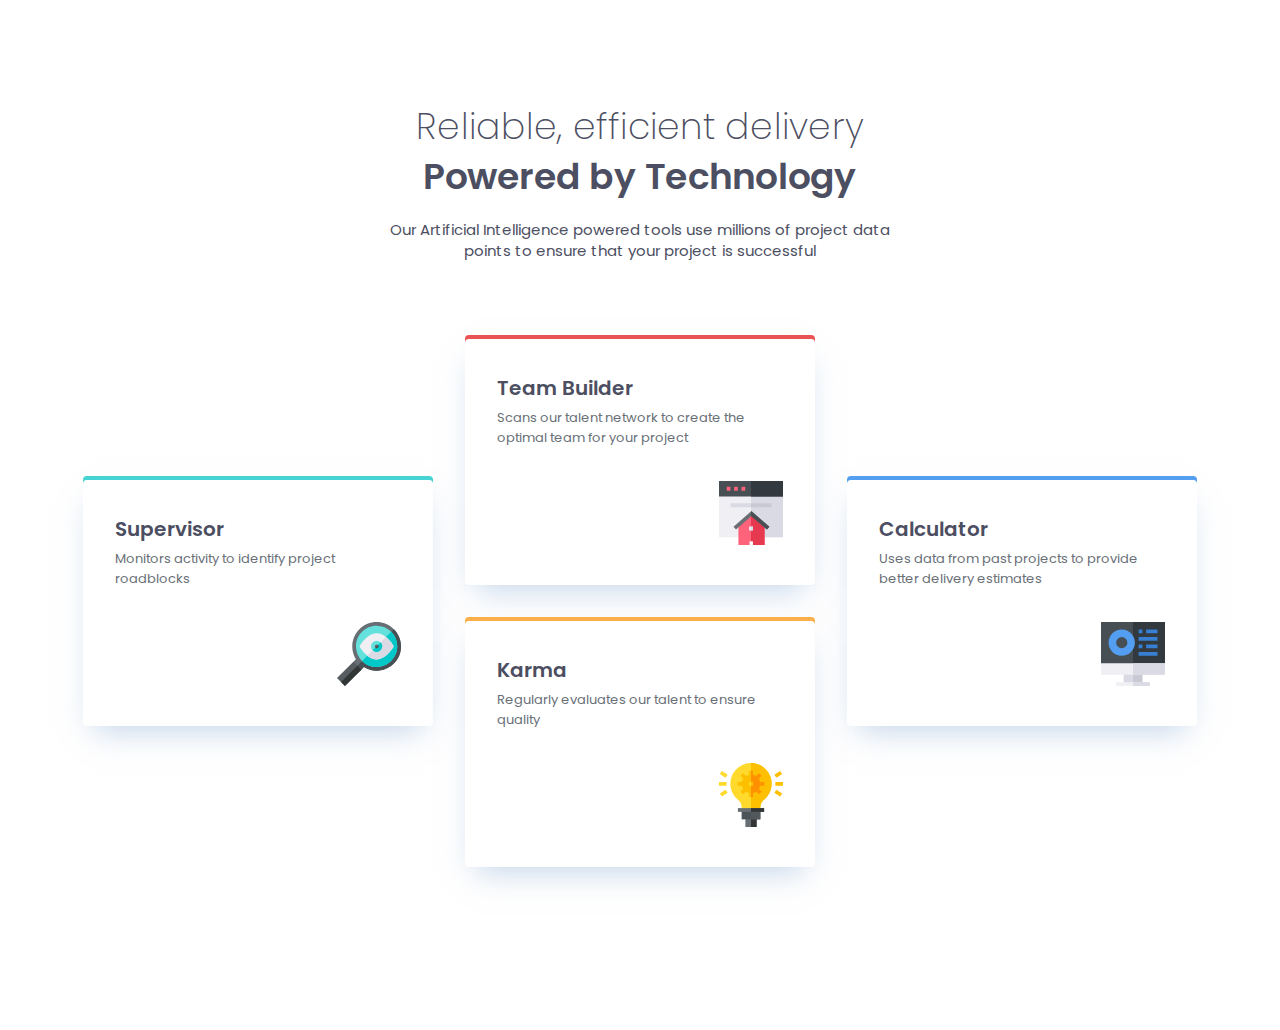
<file: index.html>
<!DOCTYPE html>
<html lang="en">
  <head>
    <meta charset="UTF-8" />
    <meta name="viewport" content="width=device-width, initial-scale=1.0" />
    <meta name="description" content="our Card Feature Section" />
    <link rel="stylesheet" href="style.css" />
    <link
      rel="icon"
      type="image/png"
      sizes="32x32"
      href="./images/favicon-32x32.png"
    />
    <title>Frontend Mentor | Four Card Feature Section</title>
  </head>

  <body>
    <main class="flex">
      <header class="header">
        <h1 class="txt-p--2 | mg-b--16">
          Reliable, efficient delivery
          <strong class="txt-p--1">Powered by Technology</strong>
        </h1>
        <p class="txt-p--4">
          Our Artificial Intelligence powered tools use millions of project data
          points to ensure that your project is successful
        </p>
      </header>

      <article class="cards [ flex | gap ]">
        <div>
          <div class="[ card | cyan ] [ flex | pd--32 ]">
            <h2 class="txt-p--3 | mg-b--6">Supervisor</h2>
            <p class="txt-p--5 | mg-b--32">
              Monitors activity to identify project roadblocks
            </p>
            <img
              src="./images/icon-supervisor.svg"
              class="icon"
              alt=""
              height="64"
              width="64"
            />
          </div>
        </div>

        <div class="two [ flex | gap ]">
          <div class="[ card | red ] [ flex | pd--32 ]">
            <h2 class="txt-p--3 | mg-b--6">Team Builder</h2>
            <p class="txt-p--5 | mg-b--32">
              Scans our talent network to create the optimal team for your
              project
            </p>
            <img
              src="./images/icon-team-builder.svg"
              class="icon"
              alt=""
              height="64"
              width="64"
            />
          </div>
          <div class="[ card | orange ] [ flex | pd--32 ]">
            <h2 class="txt-p--3 | mg-b--6">Karma</h2>
            <p class="txt-p--5 | mg-b--32">
              Regularly evaluates our talent to ensure quality
            </p>
            <img
              src="./images/icon-karma.svg"
              class="icon"
              alt=""
              height="64"
              width="64"
            />
          </div>
        </div>

        <div>
          <div class="[ card | blue ] [ flex | pd--32 ]">
            <h2 class="txt-p--3 | mg-b--6">Calculator</h2>
            <p class="txt-p--5 | mg-b--32">
              Uses data from past projects to provide better delivery estimates
            </p>
            <img
              src="./images/icon-calculator.svg"
              class="icon"
              alt=""
              height="64"
              width="64"
            />
          </div>
        </div>
      </article>
    </main>
  </body>
</html>
</file>
<file: style.css>
@font-face {
  font-family: "Poppins";
  src: url("./fonts/Poppins_ExtraLight_200_latin.woff2") format("woff2");
  font-style: normal;
  font-weight: 200;
  font-display: swap;
}

@font-face {
  font-family: "Poppins";
  src: url("./fonts/Poppins_Regular_400_latin.woff2") format("woff2");
  font-style: normal;
  font-weight: 400;
  font-display: swap;
}

@font-face {
  font-family: "Poppins";
  src: url("./fonts/Poppins_SemiBold_600_latin.woff2") format("woff2");
  font-style: normal;
  font-weight: 600;
  font-display: swap;
}

/********************************/
/* CUSTOM PROPERTIES */
/********************************/

:root {
  /* Colors */

  --red: hsl(0, 78%, 62%);
  --cyan: hsl(180, 62%, 55%);
  --orange: hsl(34, 97%, 64%);
  --blue: hsl(212, 86%, 64%);

  /* Shades */

  --grey-500: hsl(234, 12%, 34%);
  --grey-400: hsl(212, 6%, 44%);
  --background: hsl(0, 0%, 98%);
  --white: hsl(0, 0%, 100%);

  /* Spacing */
  --s-6: 0.375rem;
  --s-13: 0.8125rem;
  --s-15: 0.938rem;
  --s-16: 1rem;
  --s-20: 1.25rem;
  --s-24: 1.5rem;
  --s-32: 2rem;
  --s-36: 2.25rem;
  --s-47: 2.94rem;
  --s-60: 3.75rem;
  --s-80: 5rem;
  --s-74: 4.625rem;
  --s-102: 6.375rem;
  --s-163: 10.188rem;
  --s-250: 15.625rem;
  --s-314: 19.625rem;
  --s-316: 19.75rem;
  --s-350: 21.875rem;
  --s-540: 33.75rem;

  /* Fonts */
  --extra-light: 200;
  --regular: 400;
  --semibold: 600;

  --shadow: 0 15px 30px -11px rgba(131, 167, 210, 0.5);
}

/********************************/
/* GENERAL */
/********************************/

* {
  margin: 0;
  padding: 0;
  box-sizing: border-box;
  font-family: "Poppins", sans-serif;
  color: var(--grey-500);
  line-height: 1.4;
}

main {
  padding-top: 3.986vh;
  margin-bottom: 2.94rem;
  gap: var(--s-60);
}

/********************************/
/* UTILITIES */
/********************************/

/* Text Presets */
/********************************/

.txt-p--1,
.txt-p--2 {
  font-size: var(--s-24);
  letter-spacing: 0.25px;
}

.txt-p--1,
.txt-p--3 {
  font-weight: var(--semibold);
}

.txt-p--2 {
  font-weight: var(--extra-light);
}

.txt-p--3 {
  font-size: var(--s-20);
  line-height: 1.35;
}

.txt-p--4 {
  font-size: var(--s-15);
  letter-spacing: 0.1px;
  font-weight: var(--regular);
}

.txt-p--5 {
  font-size: var(--s-13);
  line-height: 1.6;
  font-weight: var(--regular);
  color: var(--grey-400);
}

/* Spacing */
/********************************/

.pd--32 {
  padding: var(--s-32);
}

.mg-b--6 {
  margin-bottom: var(--s-6);
}

.mg-b--16 {
  margin-bottom: var(--s-16);
}

.mg-b--32 {
  margin-bottom: var(--s-32);
}

.mg-b--60 {
  margin-bottom: var(--s-60);
}

.gap {
  gap: var(--s-32);
}

/* Layout */
/********************************/

.flex {
  display: flex;
  flex-direction: column;
  align-items: center;
  justify-content: center;
}

/********************************/
/* ELEMENTS */
/********************************/

.header {
  width: 100%;
  max-width: var(--s-316);
  text-align: center;
}

.card {
  width: var(--s-314);
  height: var(--s-250);
  background-color: var(--white);
  border-radius: 4px 4px;
  align-items: flex-start;
}

.icon {
  align-self: end;
}

.cyan {
  box-shadow: inset 0 4px var(--cyan), var(--shadow);
}

.red {
  box-shadow: inset 0 4px var(--red), var(--shadow);
}

.orange {
  box-shadow: inset 0 4px var(--orange), var(--shadow);
}

.blue {
  box-shadow: inset 0 4px var(--blue), var(--shadow);
}

/********************************/
/* MEDIA QUERIES */
/********************************/

/* Above 752px */
@media (min-width: 47rem) {
  main {
    gap: var(--s-74);
    padding-top: var(--s-80);
    margin-bottom: var(--s-80);
  }

  .two {
    flex-direction: row;
  }

  .header {
    max-width: var(--s-540);
  }

  .txt-p--1,
  .txt-p--2 {
    font-size: var(--s-36);
  }

  .txt-p--4 {
    letter-spacing: 0px;
  }
}

/* Above 1280px */
@media (min-width: 80rem) {
  main {
    padding-top: var(--s-102);
    margin-bottom: var(--s-163);
  }

  .cards {
    flex-direction: row;
  }

  .card {
    width: var(--s-350);
    height: var(--s-250);
  }

  .two {
    flex-direction: column;
  }
}
</file>
